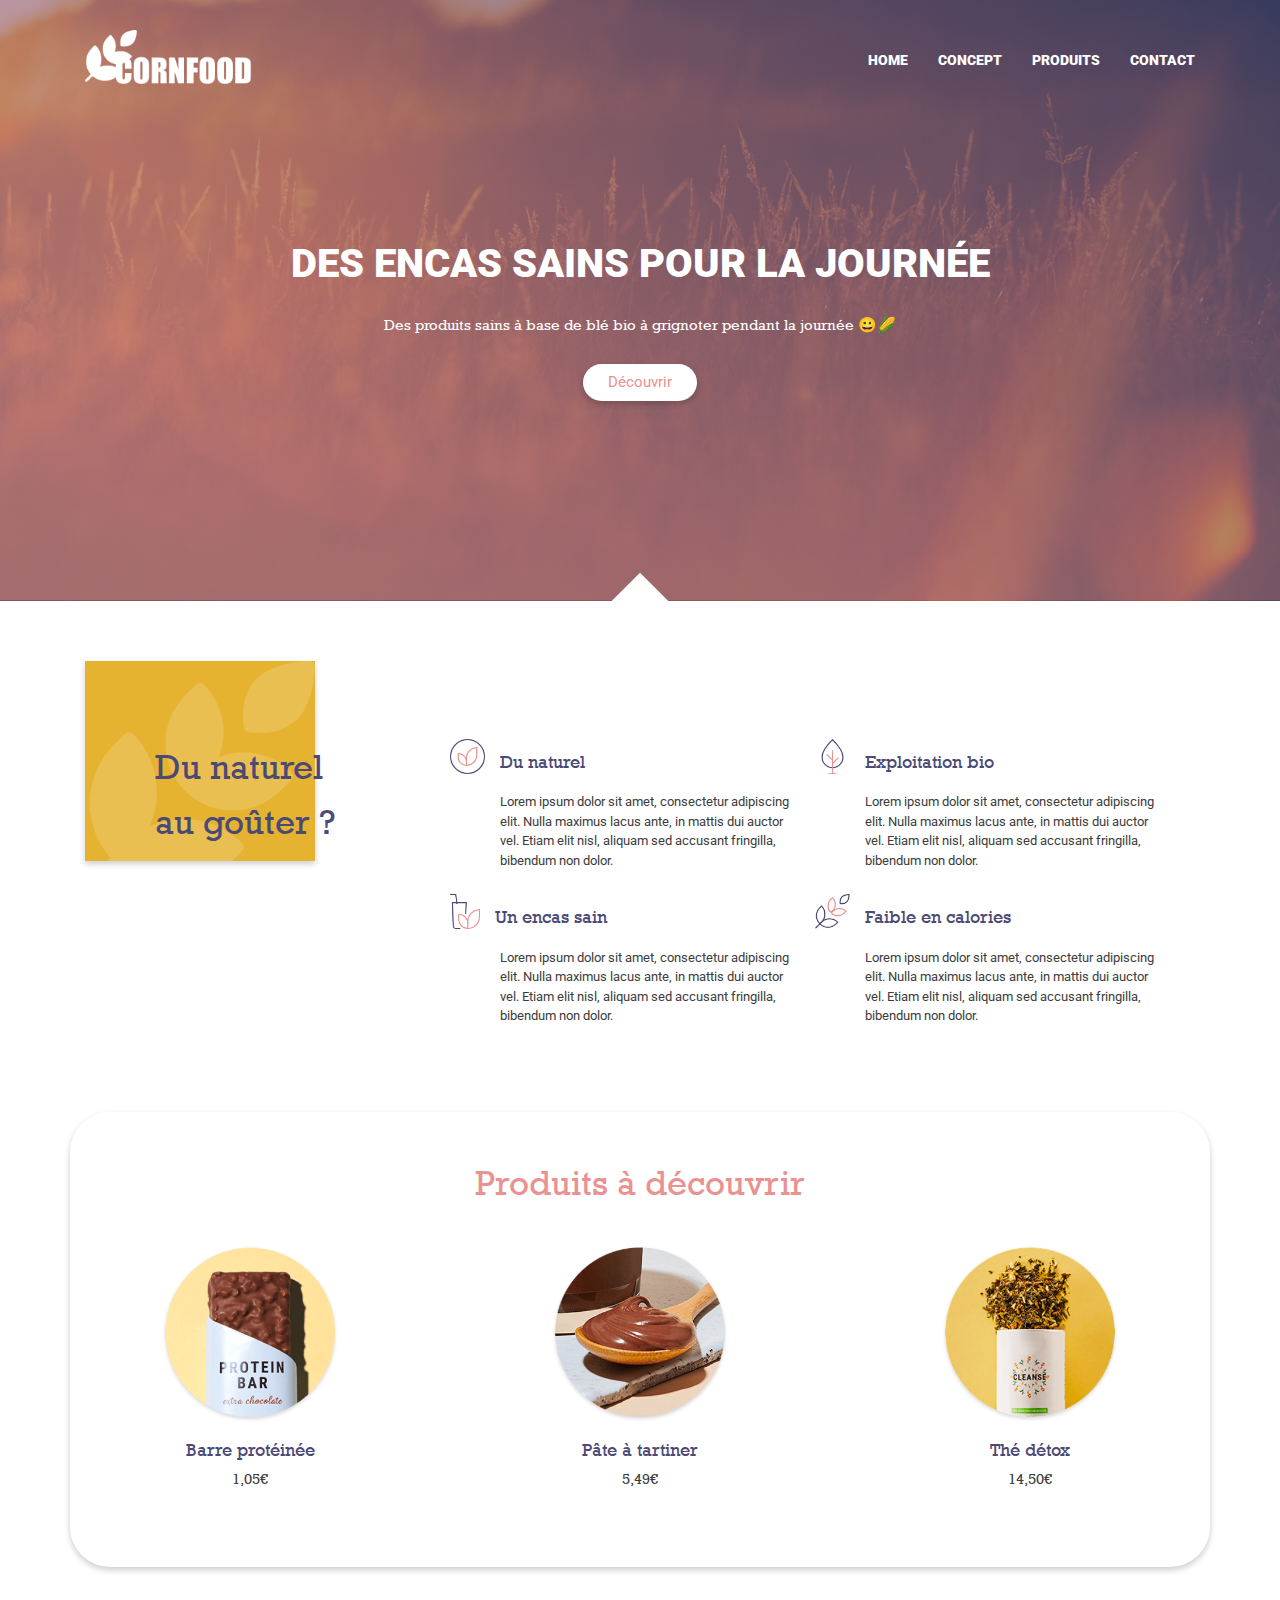
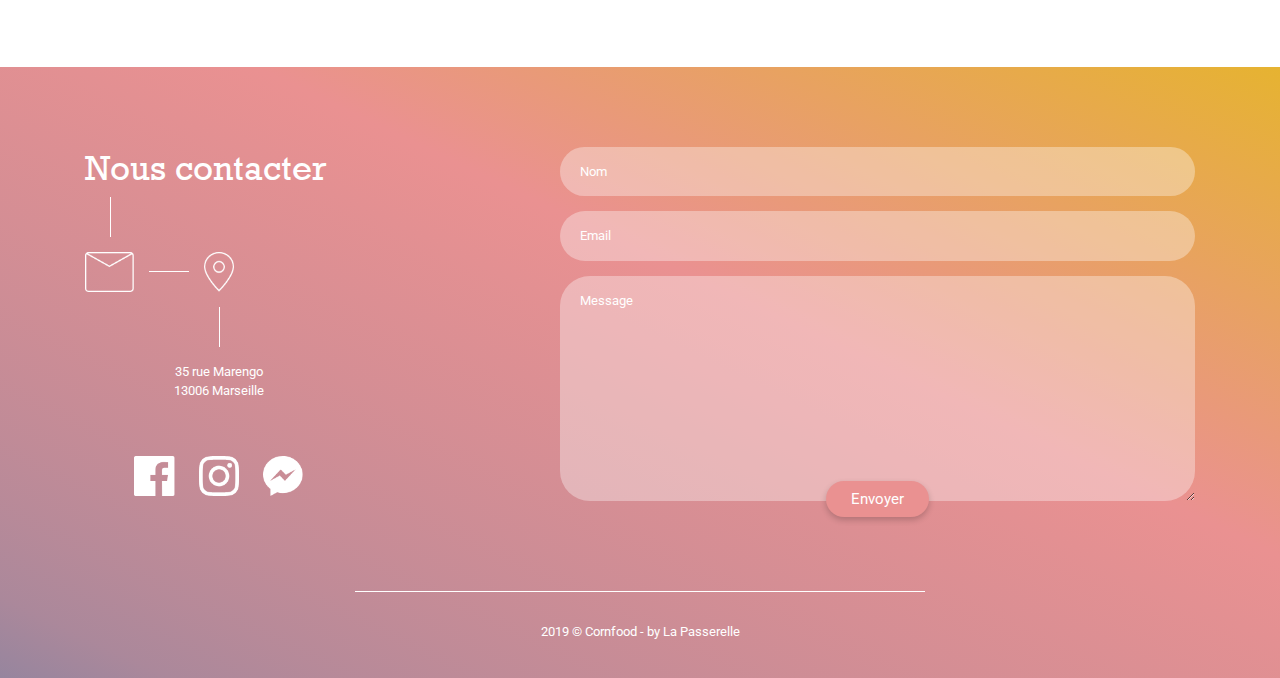
<file: TEMPLATING-cornfood/templating-depart/index.html>
<!DOCTYPE html>
<html lang="en">

<head>
    <meta charset="UTF-8">
    <meta name="viewport" content="width=device-width, initial-scale=1.0">
    <meta http-equiv="X-UA-Compatible" content="ie=edge">
    <title>Cornfood - Encas sains à base de blé bio</title>
    <link rel="icon" type="image/png" href="img/grain-1.png" />

    <link href="https://fonts.googleapis.com/css?family=Roboto:400,900" rel="stylesheet">

    <link rel="stylesheet" href="css/reset.css">
    <link rel="stylesheet" href="https://stackpath.bootstrapcdn.com/bootstrap/4.3.1/css/bootstrap.min.css">
    <link rel="stylesheet" href="css/style.css">
</head>

<body>
    <header id="entete">
        <div id="nav" class="container d-flex justify-content-between align-items-center">
            <img src="img/logo.png" alt="logo">
            <nav id="bt-menu" class="bt-menu">
                <a class="bt-menu-trigger"><span>Menu</span></a>
                <ul class="d-md-inline-flex d-sm-flex flex-sm-column flex-md-row roboto black">
                    <li><a href="#">Home</a></li>
                    <li><a href="#concept">Concept</a></li>
                    <li><a href="produits.html">Produits</a></li>
                    <li><a href="#contact">Contact</a></li>
                </ul>
            </nav>
        </div>
        <div id="titre" class="container d-flex justify-content-between flex-column align-items-center">
            <h1 class="roboto black">DES ENCAS SAINS POUR LA JOURNÉE</h1>
            <h2 class="rockwell">Des produits sains à base de blé bio à grignoter pendant la journée 😀🌽</h2>
            <a class="shadow" href="#concept">Découvrir</a>
        </div>
    </header>


    <section id="concept" class="container">
        <div class="row">
            <header class="col-md-4 col-sm-12">
                <h2>Du naturel<br>au goûter ?</h2>
            </header>
            <div class="col-md-8 col-sm-12 row">
                <article class="col-md-6 col-sm-12">
                    <img src="img/organic-2.png" alt="naturel">
                    <h3>Du naturel</h3>
                    <p>Lorem ipsum dolor sit amet, consectetur adipiscing elit. Nulla maximus lacus ante, in mattis dui
                        auctor vel. Etiam elit nisl, aliquam sed accusant fringilla, bibendum non dolor. </p>
                </article>
                <article class="col-md-6 col-sm-12">
                    <img src="img/organic-1.png" alt="bio">
                    <h3>Exploitation bio</h3>
                    <p>Lorem ipsum dolor sit amet, consectetur adipiscing elit. Nulla maximus lacus ante, in mattis dui
                        auctor vel. Etiam elit nisl, aliquam sed accusant fringilla, bibendum non dolor. </p>
                </article>
                <article class="col-md-6 col-sm-12">
                    <img src="img/detox.png" alt="sain">
                    <h3>Un encas sain</h3>
                    <p>Lorem ipsum dolor sit amet, consectetur adipiscing elit. Nulla maximus lacus ante, in mattis dui
                        auctor vel. Etiam elit nisl, aliquam sed accusant fringilla, bibendum non dolor. </p>
                </article>
                <article class="col-md-6 col-sm-12">
                    <img src="img/grain-1.png" alt="light">
                    <h3>Faible en calories</h3>
                    <p>Lorem ipsum dolor sit amet, consectetur adipiscing elit. Nulla maximus lacus ante, in mattis dui
                        auctor vel. Etiam elit nisl, aliquam sed accusant fringilla, bibendum non dolor. </p>
                </article>
            </div>
        </div>
    </section>

    <section id="produits" class="container shadow">
        <h2>Produits à découvrir</h2>
        <ul class="row">
            <li class="col-md-4 col-sm-12">
                <img src="img/Image 1.png" alt="">
                <h3>Barre protéinée</h3>
                <span class="rockwell">1,05€</span>
            </li>
            <li class="col-md-4 col-sm-12">
                <img src="img/Image 2.png" alt="">
                <h3>Pâte à tartiner</h3>
                <span class="rockwell">5,49€</span>
            </li>
            <li class="col-md-4 col-sm-12">
                <img src="img/Image 3.png" alt="">
                <h3>Thé détox</h3>
                <span class="rockwell">14,50€</span>
            </li>
        </ul>
    </section>

    <footer id="contact">
        <div class="container ">
            <div class="row">
                <aside class="col-md-5 col-sm-12">
                    <h2>Nous contacter</h2>
                    <div id="email">
                        <div class="d-flex align-items-center">
                            <img src="img/mail.png" alt="contact">
                            <span id="sep"></span>
                            <img src="img/pin-3.png" alt="">
                        </div>
                    </div>
                    <p id="adresse">35 rue Marengo<br>13006 Marseille</p>
                    <ul class="d-flex justify-content-center">
                        <li><a href="#"><img src="img/logo-facebook.png" alt=""></a></li>
                        <li class="mx-4"><a href="#"><img src="img/logo-instagram.png" alt=""></a></li>
                        <li><a href="#"><img src="img/logo-messenger.png" alt=""></a></li>
                    </ul>
                </aside>
                <form action="" class="col-md-7 col-sm-12 d-flex flex-column justify-content-center align-items-center">
                    <input type="text" placeholder="Nom">
                    <input type="text" placeholder="Email">
                    <textarea name="" id="" cols="30" rows="10" placeholder="Message"></textarea>
                    <button type="submit" class="bouton shadow">Envoyer</button>
                </form>
            </div>
            <div class="footer row flex-column justify-content-center align-items-center mt-4">
                <p>2019 © Cornfood - by La Passerelle</p>
            </div>
        </div>
    </footer>


</body>

</html>
</file>
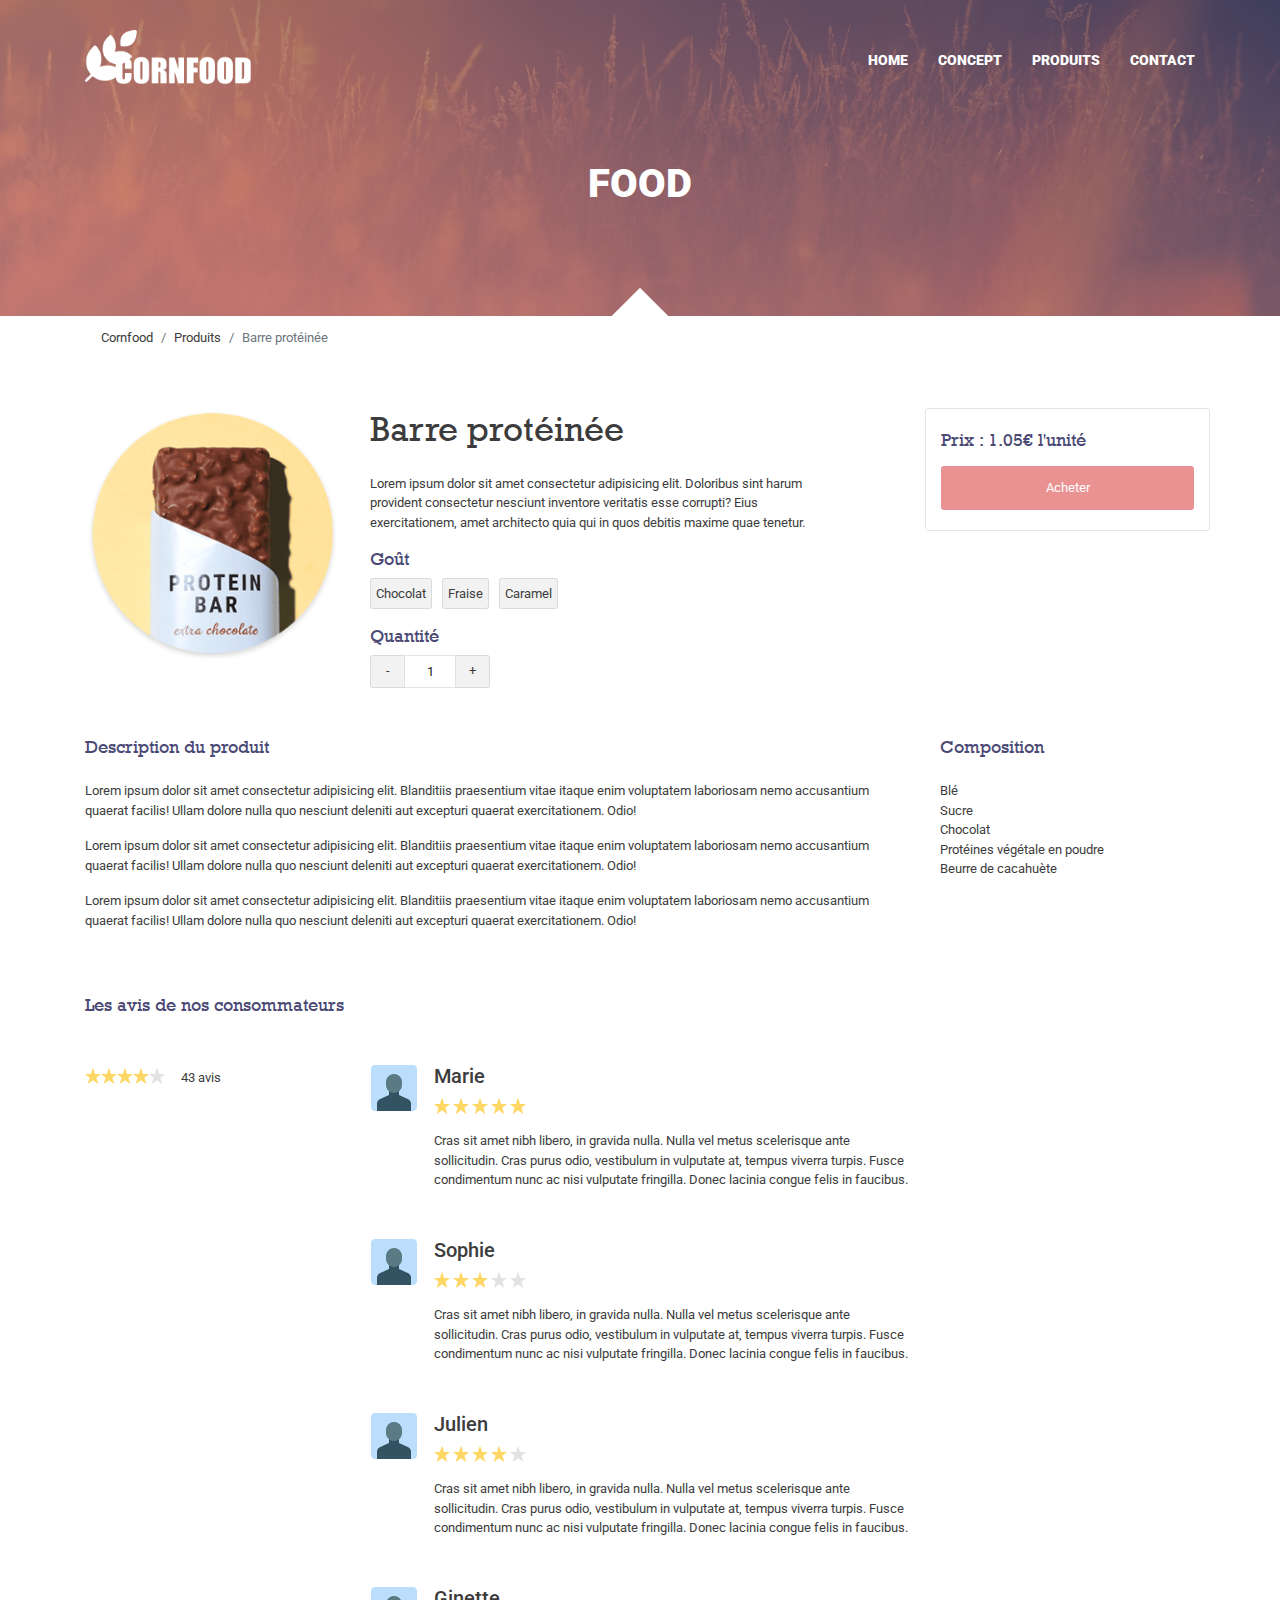
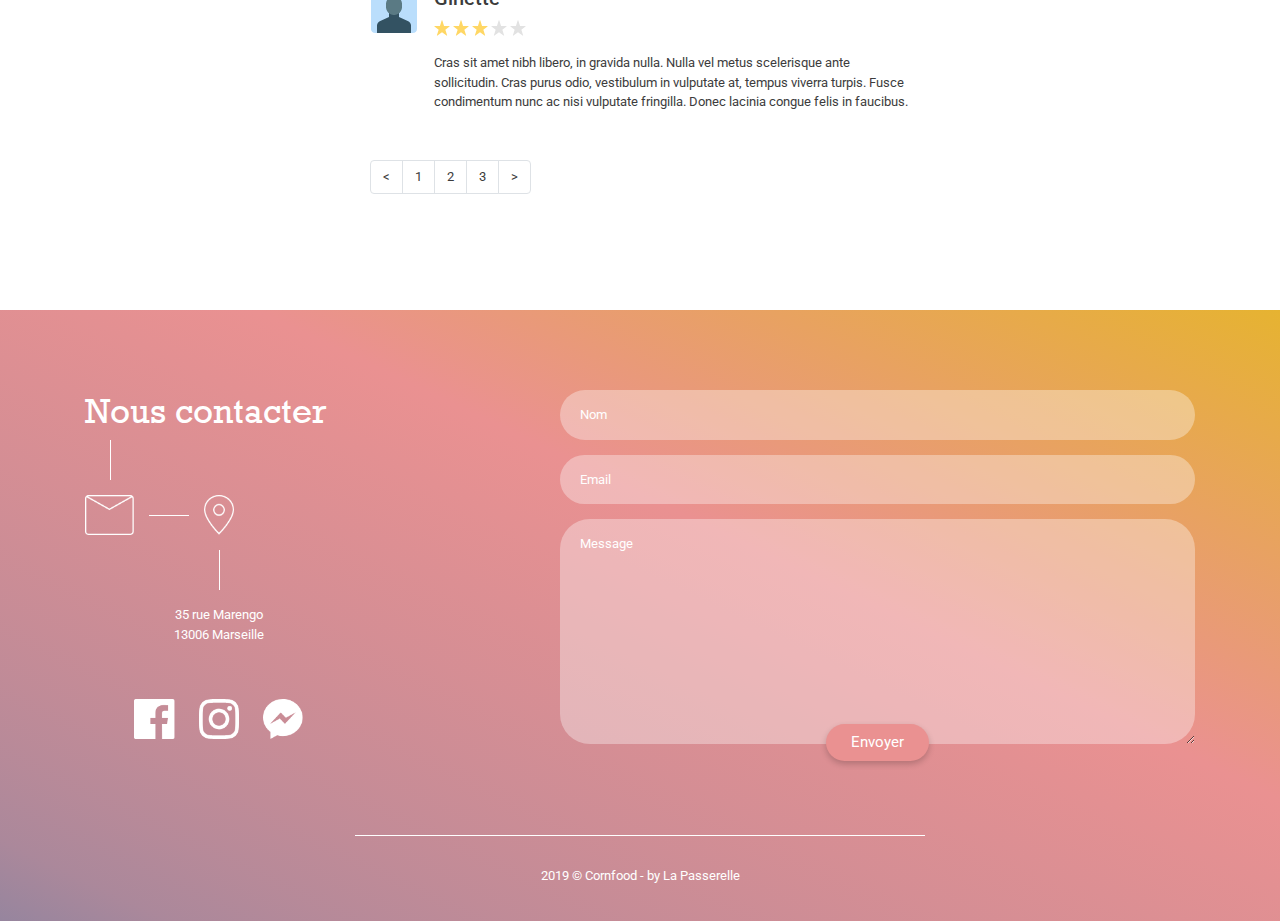
<file: TEMPLATING-cornfood/templating-depart/produit.html>
<!DOCTYPE html>
<html lang="en">

<head>
    <meta charset="UTF-8">
    <meta name="viewport" content="width=device-width, initial-scale=1.0">
    <meta http-equiv="X-UA-Compatible" content="ie=edge">
    <title>Cornfood - Encas sains à base de blé bio</title>
    <link rel="icon" type="image/png" href="img/grain-1.png" />

    <link href="https://fonts.googleapis.com/css?family=Roboto:400,900" rel="stylesheet">

    <link rel="stylesheet" href="css/reset.css">
    <link rel="stylesheet" href="https://stackpath.bootstrapcdn.com/bootstrap/4.3.1/css/bootstrap.min.css">
    <link rel="stylesheet" href="css/style.css">
</head>

<body>
    <header id="entete">
        <div id="nav" class="container d-flex justify-content-between align-items-center">
            <img src="img/logo.png" alt="logo">
            <nav id="bt-menu" class="bt-menu">
                <a class="bt-menu-trigger"><span>Menu</span></a>
                <ul class="d-md-inline-flex d-sm-flex flex-sm-column flex-md-row roboto black">
                    <li><a href="index.html">Home</a></li>
                    <li><a href="index.html#concept">Concept</a></li>
                    <li><a href="produits.html">Produits</a></li>
                    <li><a href="#contact">Contact</a></li>
                </ul>
            </nav>
        </div>
        <div id="titre" class="shorter container d-flex justify-content-between flex-column align-items-center">
            <h1 class="roboto black">FOOD</h1>
        </div>
    </header>

    <section id="infos" class="container">
        <nav aria-label="breadcrumb">
            <ol class="breadcrumb">
                <li class="breadcrumb-item"><a href="index.html">Cornfood</a></li>
                <li class="breadcrumb-item"><a href="produits.html">Produits</a></li>
                <li class="breadcrumb-item active" aria-current="page">Barre protéinée</li>
            </ol>
        </nav>
        <article class="row my-5 align-items-start">
            <div class="col-12 col-md-3 text-center">
                <img src="img/Image 1.png" class="img-fluid">
            </div>
            <div class="col-12 col-md-5">
                <h2 class="mb-4">Barre protéinée</h2>
                <p>Lorem ipsum dolor sit amet consectetur adipisicing elit. Doloribus sint harum provident consectetur
                    nesciunt inventore veritatis esse corrupti? Eius exercitationem, amet architecto quia qui in quos
                    debitis maxime quae tenetur.</p>
                <h3>Goût</h3>
                <ul class="flavor d-flex">
                    <li><a href="#">Chocolat</a></li>
                    <li><a href="#">Fraise</a></li>
                    <li><a href="#">Caramel</a></li>
                </ul>
                <h3>Quantité</h3>
                <div class="d-flex">
                    <span class="number">-</span>
                    <input type="text" value="1" id="">
                    <span class="number">+</span>
                </div>
            </div>
            <div class="col-12 col-md-3 mt-5 mt-md-0 offset-md-1 buy">
                <h3 class="mb-3">Prix : 1.05€ l'unité</h3>
                <a href="#" id="buy">Acheter</a>
            </div>
        </article>
        <div class="row">
            <article class="col-12 col-md-9">
                <h3 class="mb-4">Description du produit</h3>
                <p>Lorem ipsum dolor sit amet consectetur adipisicing elit. Blanditiis praesentium vitae itaque enim
                    voluptatem laboriosam nemo accusantium quaerat facilis! Ullam dolore nulla quo nesciunt deleniti aut
                    excepturi quaerat exercitationem. Odio!</p>
                <p>Lorem ipsum dolor sit amet consectetur adipisicing elit. Blanditiis praesentium vitae itaque enim
                    voluptatem laboriosam nemo accusantium quaerat facilis! Ullam dolore nulla quo nesciunt deleniti aut
                    excepturi quaerat exercitationem. Odio!</p>
                <p>Lorem ipsum dolor sit amet consectetur adipisicing elit. Blanditiis praesentium vitae itaque enim
                    voluptatem laboriosam nemo accusantium quaerat facilis! Ullam dolore nulla quo nesciunt deleniti aut
                    excepturi quaerat exercitationem. Odio!</p>
            </article>
            <aside class="col-12 col-md-3">
                <h3 class="mb-4">Composition</h3>
                <ul>
                    <li>Blé</li>
                    <li>Sucre</li>
                    <li>Chocolat</li>
                    <li>Protéines végétale en poudre</li>
                    <li>Beurre de cacahuète</li>
                </ul>
            </aside>
        </div>
    </section>

    <section id="avis" class="container mt-5">
        <h3>Les avis de nos consommateurs</h3>
        <div class="row mt-5">
            <div class="col-md-3">
                <div class="stars mb-3 d-flex align-items-center">
                    <img src="img/star-rate.png" alt="">
                    <img src="img/star-rate.png" alt="">
                    <img src="img/star-rate.png" alt="">
                    <img src="img/star-rate.png" alt="">
                    <img src="img/star-rate-grey.png" alt="">
                    <span class="ml-3 mt-1">43 avis</span>
                </div>
            </div>
            <ul class="col-12 col-md-6">
                <li class="media mb-5"><img src="img/user-frame-33.png" class="mr-3" alt="...">
                    <div class="media-body">
                        <h5 class="mt-0">Marie</h5>
                        <div class="stars mb-3">
                            <img src="img/star-rate.png" alt="">
                            <img src="img/star-rate.png" alt="">
                            <img src="img/star-rate.png" alt="">
                            <img src="img/star-rate.png" alt="">
                            <img src="img/star-rate.png" alt="">
                        </div>
                        Cras sit amet nibh libero, in gravida nulla. Nulla vel metus scelerisque ante sollicitudin. Cras
                        purus
                        odio,
                        vestibulum in vulputate at, tempus viverra turpis. Fusce condimentum nunc ac nisi vulputate
                        fringilla.
                        Donec
                        lacinia congue felis in faucibus.
                    </div>
                </li>
                <li class="media mb-5"><img src="img/user-frame-33.png" class="mr-3" alt="...">
                    <div class="media-body">
                        <h5 class="mt-0">Sophie</h5>
                        <div class="stars mb-3">
                            <img src="img/star-rate.png" alt="">
                            <img src="img/star-rate.png" alt="">
                            <img src="img/star-rate.png" alt="">
                            <img src="img/star-rate-grey.png" alt="">
                            <img src="img/star-rate-grey.png" alt="">
                        </div>
                        Cras sit amet nibh libero, in gravida nulla. Nulla vel metus scelerisque ante sollicitudin. Cras
                        purus
                        odio,
                        vestibulum in vulputate at, tempus viverra turpis. Fusce condimentum nunc ac nisi vulputate
                        fringilla.
                        Donec
                        lacinia congue felis in faucibus.
                    </div>
                </li>
                <li class="media mb-5"><img src="img/user-frame-33.png" class="mr-3" alt="...">
                    <div class="media-body">
                        <h5 class="mt-0">Julien</h5>
                        <div class="stars mb-3">
                            <img src="img/star-rate.png" alt="">
                            <img src="img/star-rate.png" alt="">
                            <img src="img/star-rate.png" alt="">
                            <img src="img/star-rate.png" alt="">
                            <img src="img/star-rate-grey.png" alt="">
                        </div>
                        Cras sit amet nibh libero, in gravida nulla. Nulla vel metus scelerisque ante sollicitudin. Cras
                        purus
                        odio,
                        vestibulum in vulputate at, tempus viverra turpis. Fusce condimentum nunc ac nisi vulputate
                        fringilla.
                        Donec
                        lacinia congue felis in faucibus.
                    </div>
                </li>
                <li class="media mb-5"><img src="img/user-frame-33.png" class="mr-3" alt="...">
                    <div class="media-body">
                        <h5 class="mt-0">Ginette</h5>
                        <div class="stars mb-3">
                            <img src="img/star-rate.png" alt="">
                            <img src="img/star-rate.png" alt="">
                            <img src="img/star-rate.png" alt="">
                            <img src="img/star-rate-grey.png" alt="">
                            <img src="img/star-rate-grey.png" alt="">
                        </div>
                        Cras sit amet nibh libero, in gravida nulla. Nulla vel metus scelerisque ante sollicitudin. Cras
                        purus
                        odio,
                        vestibulum in vulputate at, tempus viverra turpis. Fusce condimentum nunc ac nisi vulputate
                        fringilla.
                        Donec
                        lacinia congue felis in faucibus.
                    </div>
                </li>
                <li>
                    <nav>
                        <ul class="pagination">
                            <li class="page-item"><a class="page-link" href="#">&lt;</a></li>
                            <li class="page-item"><a class="page-link" href="#">1</a></li>
                            <li class="page-item"><a class="page-link" href="#">2</a></li>
                            <li class="page-item"><a class="page-link" href="#">3</a></li>
                            <li class="page-item"><a class="page-link" href="#">&gt;</a></li>
                        </ul>
                    </nav>
                </li>
            </ul>
        </div>
    </section>


    <footer id="contact">
        <div class="container ">
            <div class="row">
                <aside class="col-md-5 col-sm-12">
                    <h2>Nous contacter</h2>
                    <div id="email">
                        <div class="d-flex align-items-center">
                            <img src="img/mail.png" alt="contact">
                            <span id="sep"></span>
                            <img src="img/pin-3.png" alt="">
                        </div>
                    </div>
                    <p id="adresse">35 rue Marengo<br>13006 Marseille</p>
                    <ul class="d-flex justify-content-center">
                        <li><a href="#"><img src="img/logo-facebook.png" alt=""></a></li>
                        <li class="mx-4"><a href="#"><img src="img/logo-instagram.png" alt=""></a></li>
                        <li><a href="#"><img src="img/logo-messenger.png" alt=""></a></li>
                    </ul>
                </aside>
                <form action="" class="col-md-7 col-sm-12 d-flex flex-column justify-content-center align-items-center">
                    <input type="text" placeholder="Nom">
                    <input type="text" placeholder="Email">
                    <textarea name="" id="" cols="30" rows="10" placeholder="Message"></textarea>
                    <button type="submit" class="bouton shadow">Envoyer</button>
                </form>
            </div>
            <div class="footer row flex-column justify-content-center align-items-center mt-4">
                <p>2019 © Cornfood - by La Passerelle</p>
            </div>
        </div>
    </footer>

</body>

</html>
</file>
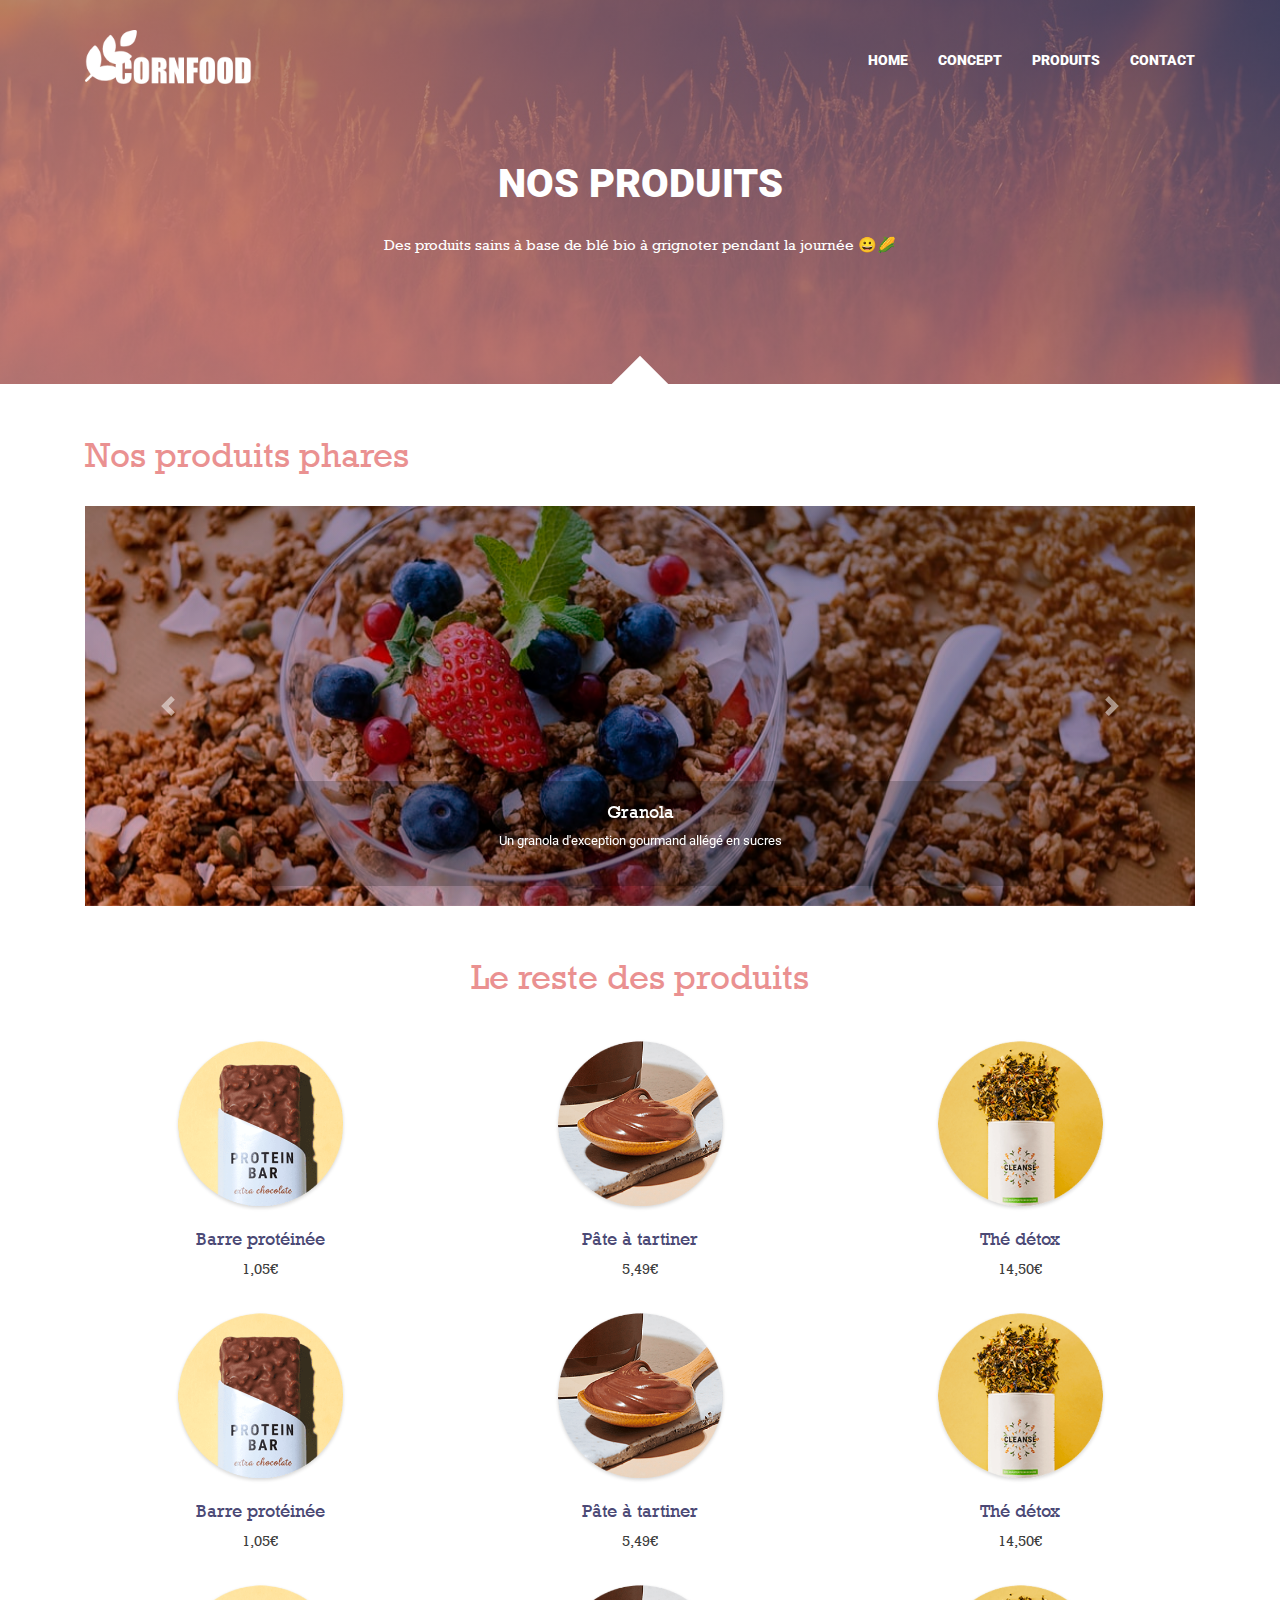
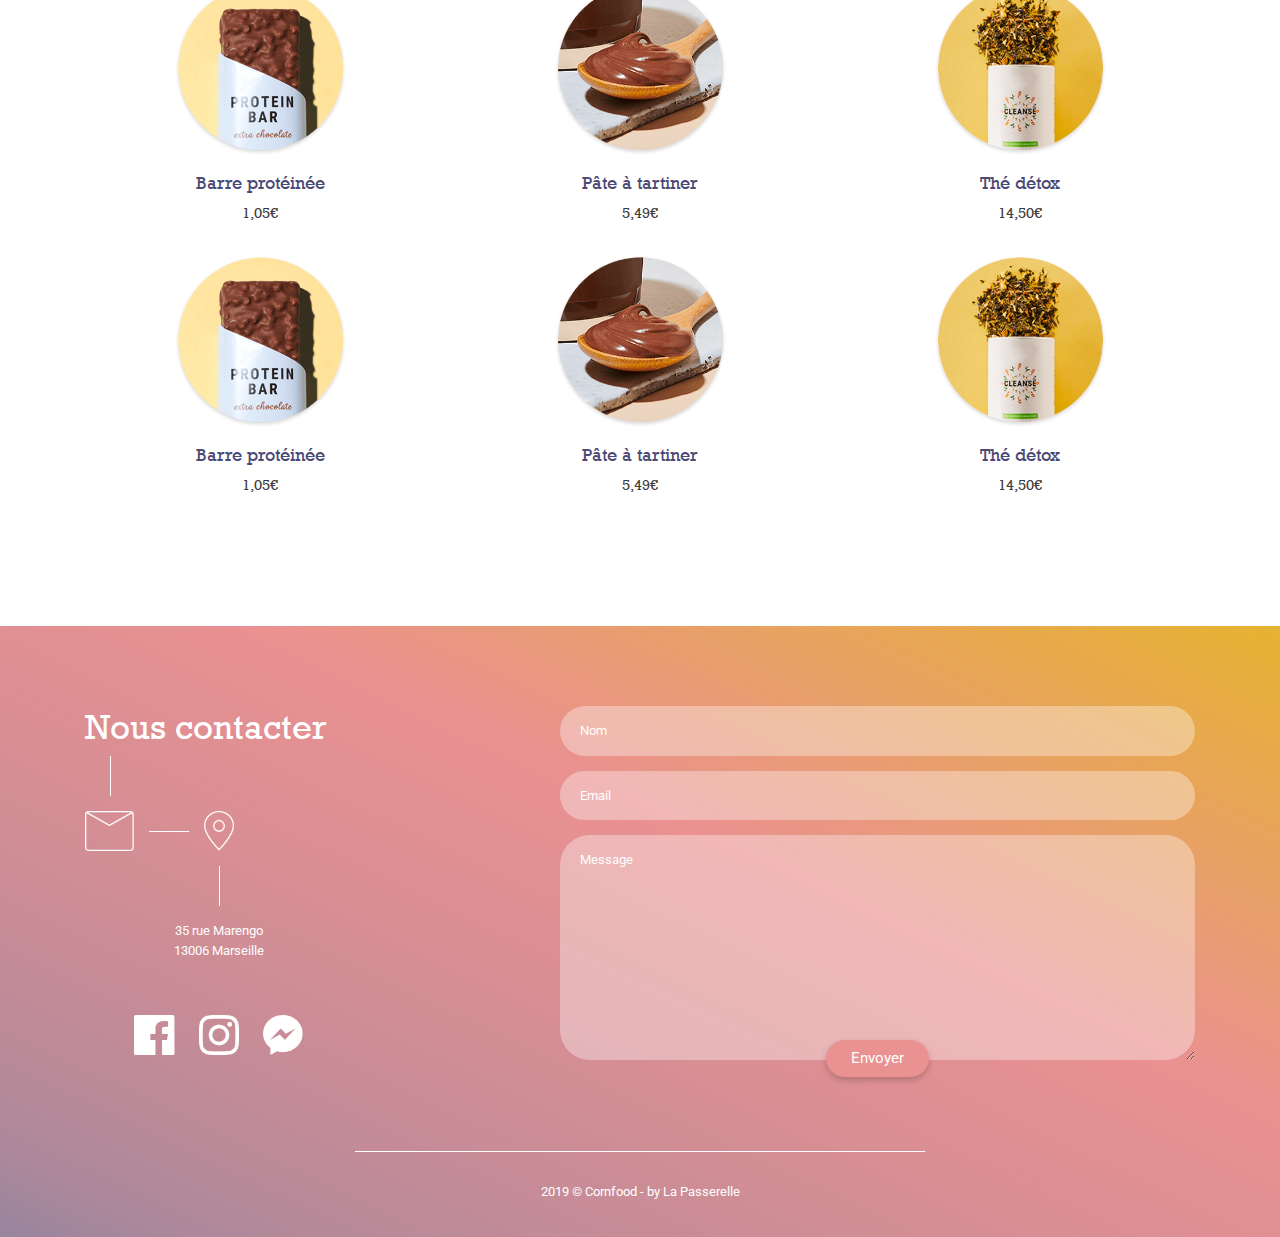
<file: TEMPLATING-cornfood/templating-depart/produits.html>
<!DOCTYPE html>
<html lang="en">

<head>
    <meta charset="UTF-8">
    <meta name="viewport" content="width=device-width, initial-scale=1.0">
    <meta http-equiv="X-UA-Compatible" content="ie=edge">
    <title>Cornfood - Encas sains à base de blé bio</title>
    <link rel="icon" type="image/png" href="img/grain-1.png" />

    <link href="https://fonts.googleapis.com/css?family=Roboto:400,900" rel="stylesheet">

    <link rel="stylesheet" href="css/reset.css">
    <link rel="stylesheet" href="https://stackpath.bootstrapcdn.com/bootstrap/4.3.1/css/bootstrap.min.css">
    <link rel="stylesheet" href="css/style.css">
</head>

<body>
    <header id="entete">
        <div id="nav" class="container d-flex justify-content-between align-items-center">
            <img src="img/logo.png" alt="logo">
            <nav id="bt-menu" class="bt-menu">
                <a class="bt-menu-trigger"><span>Menu</span></a>
                <ul class="d-md-inline-flex d-sm-flex flex-sm-column flex-md-row roboto black">
                    <li><a href="index.html">Home</a></li>
                    <li><a href="index.html#concept">Concept</a></li>
                    <li><a href="produits.html">Produits</a></li>
                    <li><a href="#contact">Contact</a></li>
                </ul>
            </nav>
        </div>
        <div id="titre" class="shorter container d-flex justify-content-between flex-column align-items-center">
            <h1 class="roboto black">NOS PRODUITS</h1>
            <h2 class="rockwell">Des produits sains à base de blé bio à grignoter pendant la journée 😀🌽</h2>
        </div>
    </header>

    <section id="featured" class="container">
        <h2>Nos produits phares</h2>
        <div id="carouselExampleControls" class="carousel slide" data-ride="carousel">
            <div class="carousel-inner">
                <div class="carousel-item active">
                    <img class="d-block w-100" src="img/granola.jpg" alt="granola">
                    <div class="carousel-caption">
                        <h3>Granola</h3>
                        <p>Un granola d'exception gourmand allégé en sucres</p>
                    </div>
                </div>
                <div class="carousel-item">
                    <img class="d-block w-100" src="img/latte.jpg" alt="latte">
                    <div class="carousel-caption ">
                        <h3>Latte au blé</h3>
                        <p>Profitez d'une pause gourmande sans culpabilité</p>
                    </div>
                </div>
                <div class="carousel-item">
                    <img class="d-block w-100" src="img/juice.jpg" alt="juice">
                    <div class="carousel-caption">
                        <h3>Des jus détox</h3>
                        <p>Des petites bouteilles de jus à emporter avec vous partout !</p>
                    </div>
                </div>
            </div>
            <a class="carousel-control-prev" href="#carouselExampleControls" role="button" data-slide="prev">
                <span class="carousel-control-prev-icon" aria-hidden="true"></span>
                <span class="sr-only">Previous</span>
            </a>
            <a class="carousel-control-next" href="#carouselExampleControls" role="button" data-slide="next">
                <span class="carousel-control-next-icon" aria-hidden="true"></span>
                <span class="sr-only">Next</span>
            </a>
        </div>
    </section>

    <section id="produits" class="container">
        <h2>Le reste des produits</h2>
        <ul class="row">
            <li class="col-md-4 col-sm-12">
                <a href="produit.html">
                    <img src="img/Image 1.png" alt="">
                    <h3>Barre protéinée</h3>
                    <span class="rockwell">1,05€</span>
                </a>
            </li>
            <li class="col-md-4 col-sm-12">
                <img src="img/Image 2.png" alt="">
                <h3>Pâte à tartiner</h3>
                <span class="rockwell">5,49€</span>
            </li>
            <li class="col-md-4 col-sm-12">
                <img src="img/Image 3.png" alt="">
                <h3>Thé détox</h3>
                <span class="rockwell">14,50€</span>
            </li>
            <li class="col-md-4 col-sm-12">
                <img src="img/Image 1.png" alt="">
                <h3>Barre protéinée</h3>
                <span class="rockwell">1,05€</span>
            </li>
            <li class="col-md-4 col-sm-12">
                <img src="img/Image 2.png" alt="">
                <h3>Pâte à tartiner</h3>
                <span class="rockwell">5,49€</span>
            </li>
            <li class="col-md-4 col-sm-12">
                <img src="img/Image 3.png" alt="">
                <h3>Thé détox</h3>
                <span class="rockwell">14,50€</span>
            </li>
            <li class="col-md-4 col-sm-12">
                <img src="img/Image 1.png" alt="">
                <h3>Barre protéinée</h3>
                <span class="rockwell">1,05€</span>
            </li>
            <li class="col-md-4 col-sm-12">
                <img src="img/Image 2.png" alt="">
                <h3>Pâte à tartiner</h3>
                <span class="rockwell">5,49€</span>
            </li>
            <li class="col-md-4 col-sm-12">
                <img src="img/Image 3.png" alt="">
                <h3>Thé détox</h3>
                <span class="rockwell">14,50€</span>
            </li>
            <li class="col-md-4 col-sm-12">
                <img src="img/Image 1.png" alt="">
                <h3>Barre protéinée</h3>
                <span class="rockwell">1,05€</span>
            </li>
            <li class="col-md-4 col-sm-12">
                <img src="img/Image 2.png" alt="">
                <h3>Pâte à tartiner</h3>
                <span class="rockwell">5,49€</span>
            </li>
            <li class="col-md-4 col-sm-12">
                <img src="img/Image 3.png" alt="">
                <h3>Thé détox</h3>
                <span class="rockwell">14,50€</span>
            </li>
        </ul>
    </section>



    <footer id="contact">
        <div class="container ">
            <div class="row">
                <aside class="col-md-5 col-sm-12">
                    <h2>Nous contacter</h2>
                    <div id="email">
                        <div class="d-flex align-items-center">
                            <img src="img/mail.png" alt="contact">
                            <span id="sep"></span>
                            <img src="img/pin-3.png" alt="">
                        </div>
                    </div>
                    <p id="adresse">35 rue Marengo<br>13006 Marseille</p>
                    <ul class="d-flex justify-content-center">
                        <li><a href="#"><img src="img/logo-facebook.png" alt=""></a></li>
                        <li class="mx-4"><a href="#"><img src="img/logo-instagram.png" alt=""></a></li>
                        <li><a href="#"><img src="img/logo-messenger.png" alt=""></a></li>
                    </ul>
                </aside>
                <form action="" class="col-md-7 col-sm-12 d-flex flex-column justify-content-center align-items-center">
                    <input type="text" placeholder="Nom">
                    <input type="text" placeholder="Email">
                    <textarea name="" id="" cols="30" rows="10" placeholder="Message"></textarea>
                    <button type="submit" class="bouton shadow">Envoyer</button>
                </form>
            </div>
            <div class="footer row flex-column justify-content-center align-items-center mt-4">
                <p>2019 © Cornfood - by La Passerelle</p>
            </div>
        </div>
    </footer>

    <script src="https://code.jquery.com/jquery-3.5.1.slim.min.js"></script>
    <script src="https://cdn.jsdelivr.net/npm/popper.js@1.16.0/dist/umd/popper.min.js"></script>
    <script src="https://stackpath.bootstrapcdn.com/bootstrap/4.5.0/js/bootstrap.min.js"></script>

</body>

</html>
</file>
<file: TEMPLATING-cornfood/templating-depart/css/style.css>
/**********************************
    Ajouter une police locale
***********************************/
@font-face {
  font-family: "Rockwell";
  src: url("font/Rockwell.eot");
  src: local("Rockwell"),
    url("font/Rockwell.eot?#iefix") format("embedded-opentype"),
    url("font/Rockwell.woff") format("woff"),
    url("font/Rockwell.ttf") format("truetype");
  font-weight: normal;
  font-style: normal;
}

/**********************************
            STYLE GENERAL
***********************************/
html {
  scroll-behavior: smooth; /*pour faire un smoothscrool sur les ancres*/
}
body {
  font-family: Roboto, Arial, Helvetica, sans-serif;
  font-size: 13px;
  color: #3c3c3c;
  overflow-x: hidden;
}
a {
  transition: all 0.3s ease;
}
h2 {
  font-size: 35px;
}
h3 {
  font-size: 18px;
  color: #4b4975;
}

/**********************************
        CLASSES GLOBALES
***********************************/
.roboto {
  font-family: Roboto, Arial, Helvetica, sans-serif;
}
.rockwell,
h2,
h3 {
  font-family: Rockwell, "Times New Roman", Times, serif;
}
.black {
  font-weight: 900;
}
.shadow {
  box-shadow: 0 3px 6px rgba(0, 0, 0, 0.2) !important;
}

/**********************************
            HEADER
***********************************/
header#entete {
  background-image: linear-gradient(
      to top right,
      rgba(234, 145, 145, 0.7),
      rgba(75, 73, 117, 0.7)
    ),
    url(../img/photo.jpeg);
  background-position: center center;
  padding-top: 30px;
  background-size: cover;
}
header#entete::after {
  content: "";
  width: 40px;
  height: 40px;
  transform: rotate(45deg);
  position: absolute;
  background: white;
  margin-top: -20px;
  left: 50%;
  margin-left: -20px;
}
#nav img {
  height: 60px;
}
#nav ul {
  margin-bottom: 0;
}
#nav ul li {
  margin-right: 30px;
  text-transform: uppercase;
  color: white;
  font-size: 14px;
}
#nav ul li:last-of-type {
  margin-right: 0px;
}
#titre {
  padding: 150px 20px 200px;
  text-align: center;
  color: white;
}
#titre.shorter {
  padding: 70px 20px 100px;
}
#titre h2 {
  font-size: 15px;
  margin: 20px 0 30px;
}
#titre a {
  color: #ea9191 !important;
  background: white;
  padding: 7px 25px;
  border-radius: 50px;
  font-size: 15px;
}
#titre a:hover {
  box-shadow: 3px 5px 10px rgba(0, 0, 0, 0.2) !important;
}

/**********************************
        HOME - Concept
***********************************/
#concept {
  padding: 150px 15px 50px;
}
#concept h2 {
  color: #4b4975;
  line-height: 55px;
  padding-left: 20%;
  margin-top: -12px;
}
#concept h2::before {
  content: "";
  height: 200px;
  width: 230px;
  position: absolute;
  z-index: -1;
  top: -90px;
  left: 15px;
  background-image: url(../img/grain.png), linear-gradient(#e6b331, #e6b331);
  background-size: cover;
  background-repeat: no-repeat;
  box-shadow: 0 3px 6px rgba(0, 0, 0, 0.2);
}
#concept article {
  padding: 0 20px 20px 45px;
}
#concept article h3 {
  margin-bottom: 20px;
}
#concept article p {
  padding-left: 5px;
}
#concept article img {
  float: left;
  margin: -12px 15px 0 -45px;
  height: 35px;
}

/**********************************
    PAGE PRODUITS - Carrousel
***********************************/

#featured {
  margin: 50px auto;
}
#featured h2 {
  color: #ea9191;
  margin-bottom: 30px;
}
#featured .carousel-item {
  background: linear-gradient(
    to top right,
    rgba(234, 145, 145, 0.7),
    rgba(75, 73, 117, 0.7)
  );
}
#featured img {
  height: 400px;
  object-fit: cover;
  object-position: center;
  mix-blend-mode: multiply;
}

#featured .carousel-caption {
  background: rgba(0, 0, 0, 0.2);
}
#featured .carousel-caption h3 {
  color: white;
}

/**********************************
        FOOTER
***********************************/
footer {
  padding: 80px 0 20px;
  margin-top: 100px;
  background: linear-gradient(
    to top right,
    #96859e,
    20%,
    rgba(234, 145, 145, 1),
    #e6b331
  );
  color: white;
}
footer img {
  height: 40px;
}
footer #email::before {
  content: "";
  height: 40px;
  width: 1px;
  display: block;
  background: white;
  margin: 0 0 15px 25px;
}
footer #email::after {
  content: "";
  height: 40px;
  width: 1px;
  display: block;
  background: white;
  margin: 15px 0 0 134px;
}
footer #sep {
  width: 40px;
  height: 1px;
  display: block;
  background: white;
  margin: 0 15px;
}
footer #adresse {
  text-align: center;
  margin-top: 15px;
  width: 60%;
}
footer ul {
  margin-top: 55px;
  width: 60%;
}

footer form *:not(.bouton) {
  width: 100%;
  margin-bottom: 15px;
  padding: 15px 20px;
  border: none;
  border-radius: 30px;
  background: rgba(255, 255, 255, 0.35);
  color: white;
}
footer form *::placeholder {
  color: white;
}
footer form .bouton {
  background: #ea9191 !important;
  color: white;
  padding: 7px 25px;
  border-radius: 50px;
  font-size: 15px;
  border: none;
  margin-top: -35px;
  position: relative;
}

footer .footer::before {
  content: "";
  width: 50%;
  height: 1px;
  background: white;
  display: block;
  margin: 50px 0 30px;
}

/**********************************
    HOME - Produits
***********************************/

#produits.shadow {
  border-radius: 40px;
  padding: 50px 0 30px;
  box-shadow: 0 1px 6px rgba(0, 0, 0, 0.1);
}
#produits ul {
  text-align: center;
  margin-top: 40px;
}
#produits ul li {
  margin-bottom: 30px;
}
#produits h2 {
  text-align: center;
  color: #ea9191;
}
#produits img {
  width: 50%;
  margin-bottom: 15px;
}
#produits span {
  font-size: 15px;
}

/**********************************
      Single Produit
***********************************/
#infos .buy {
  border: 1px solid rgba(0, 0, 0, 0.1);
  padding: 20px 15px;
  border-radius: 3px;
}
#infos .buy #buy {
  display: block;
  background-color: rgba(234, 145, 145, 1);
  padding: 12px 0;
  border-radius: 3px;
  text-align: center;
  color: white !important;
}

#infos .flavor li {
  background-color: rgba(0, 0, 0, 0.05);
  border: 1px solid rgba(0, 0, 0, 0.1);
  padding: 5px;
  margin-right: 10px;
  border-radius: 3px;
}
#infos .flavor li:hover,
#infos .number:hover {
  background-color: rgba(0, 0, 0, 0.08);
}
#infos input {
  width: 50px;
  border: 1px solid rgba(0, 0, 0, 0.1);
  text-align: center;
  height: 33px;
  display: flex;
  align-items: center;
  justify-content: center;
  border-left: none;
  border-right: none;
}
#infos .number {
  width: 35px;
  height: 33px;
  border: 1px solid rgba(0, 0, 0, 0.1);
  background-color: rgba(0, 0, 0, 0.05);
  display: flex;
  align-items: center;
  justify-content: center;
  cursor: pointer;
  text-align: center;
}
#infos .number:first-of-type {
  border-right-color: rgba(0, 0, 0, 0.07);
  border-top-left-radius: 3px;
  border-bottom-left-radius: 3px;
}
#infos .number:last-of-type {
  border-left-color: rgba(0, 0, 0, 0.07);
  border-top-right-radius: 3px;
  border-bottom-right-radius: 3px;
}
#infos nav:first-of-type ol {
  background-color: white;
}

/**********************************
            RESPONSIVE
***********************************/

/* STYLE TABLETTE */
@media screen and (min-width: 768px) and (max-width: 991px) {
  #concept h2::before {
    height: 300px;
    left: 45px;
    width: 160px;
  }
  footer #adresse {
    width: 100%;
  }
  footer ul {
    width: 100%;
  }
}

/* STYLE MOBILE */
@media screen and (max-width: 767px) {
  #concept h2::before {
    left: 45px;
  }
  #concept h2 {
    margin-bottom: 90px;
  }
  #concept article {
    padding: 0 20px 20px 85px;
  }
  #produits {
    width: 90%;
    margin: auto;
  }
  #produits li:nth-of-type(2) {
    margin: 30px 0;
  }
  header,
  footer {
    padding-left: 20px;
    padding-right: 20px;
  }
  footer ul {
    width: 100%;
  }
}

/* MENU MOBILE */
.bt-menu-trigger {
  display: none;
}
@media screen and (max-width: 767px) {
  nav#bt-menu ul {
    display: none;
  }
  .bt-menu-trigger {
    position: fixed;
    z-index: 9999;
    top: 25px;
    right: 30px;
    display: block;
    width: 42px;
    height: 50px;
    cursor: pointer;
  }
  .bt-menu-trigger span {
    position: absolute;
    top: 50%;
    left: 0;
    display: block;
    width: 100%;
    height: 4px;
    margin-top: -2px;
    background-color: #e6b331;
    font-size: 0px;
  }
  .bt-menu-trigger span:before,
  .bt-menu-trigger span:after {
    position: absolute;
    left: 0;
    width: 100%;
    height: 4px;
    background: #e6b331;
    content: "";
  }
  .bt-menu-trigger span:before {
    top: -10px;
  }
  .bt-menu-trigger span:after {
    top: 10px;
  }
}
</file>
